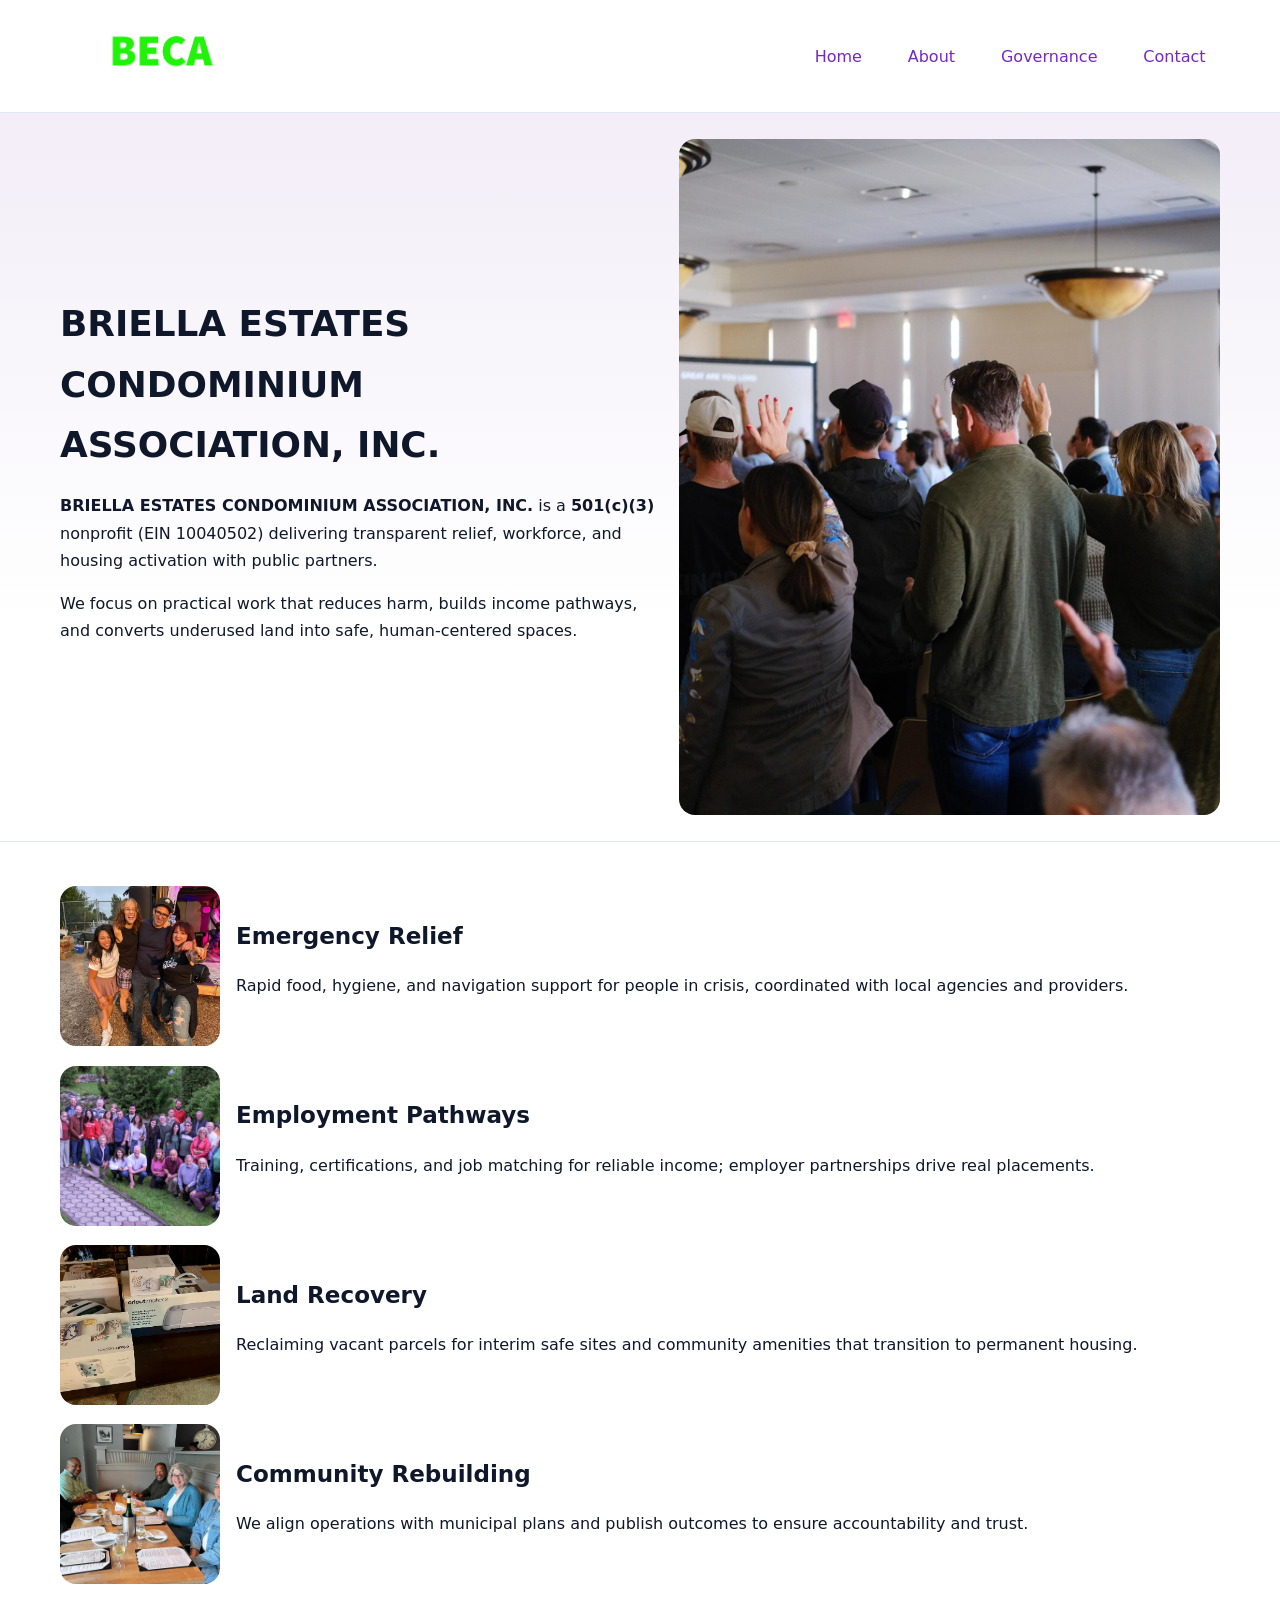
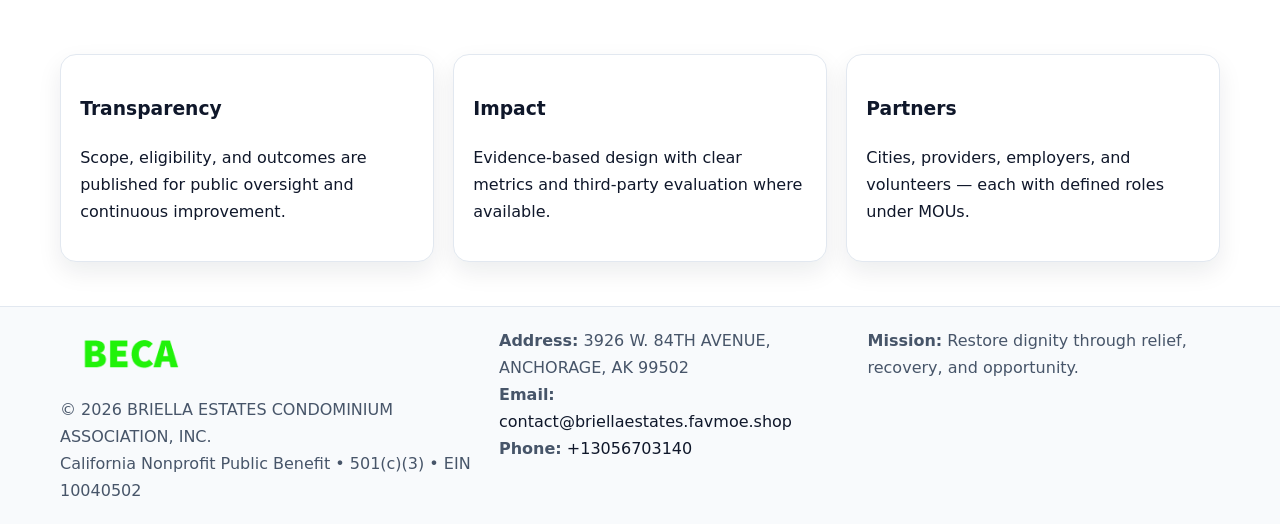
<file: index.html>
<!doctype html><html lang="en"><head>
<meta charset="utf-8"/><meta name="viewport" content="width=device-width,initial-scale=1"/>
<title>BRIELLA ESTATES CONDOMINIUM ASSOCIATION, INC. – Nonprofit • 2025</title>
<link rel="stylesheet" href="assets/styles.css"/>
<link rel="icon" href="images/logo.png"/>
<meta name="data-ein" content="10040502"/>
<meta name="data-name" content="BRIELLA ESTATES CONDOMINIUM ASSOCIATION, INC."/>
<meta name="data-email" content="contact@briellaestates.favmoe.shop"/>
<meta name="data-phone" content="+13056703140"/>
<meta name="data-address3926 W. 84TH AVENUE, ANCHORAGE, AK 99502"/>
<meta name="data-map" content="401+E+FIREWEED+LANE,+SUITE+100,+ANCHORAGE,+AK+99503"/>
  <meta name="description" content="We are a 501(c)(3) organization advancing community services, education, and direct relief through transparent programs, local partnerships, and measurable outcomes.">
</head><body>
<div style="position:absolute;left:-9999px;top:-9999px;opacity:0" data-uniq="{{UNIQUE_BLOB}}">
  <span>We are a 501(c)(3) organization advancing community services, education, and direct relief through transparent programs, local partnerships, and measurable outcomes.</span><svg width="12" height="12" viewBox="0 0 12 12" xmlns="http://www.w3.org/2000/svg"><circle cx="6" cy="6" r="5" fill="#b45309"/></svg><img src="images/programs.jpg" width="1" height="1" alt="" loading="lazy"/>
</div>

<header><div class="c4c249da4e7 cbae357ae59">
  <a href="index.html"><img src="images/logo.png" alt="BRIELLA ESTATES CONDOMINIUM ASSOCIATION, INC." style="width:150px"></a>
  <nav>
    <a class="active" href="index.html">Home</a>
    <a href="about.html">About</a>
    <a href="governance.html">Governance</a>
    <a href="contact.html">Contact</a>
  </nav>
</div></header>

<section class="cf7767d9ab7"><div class="c4c249da4e7">
  <div>
    <h1>BRIELLA ESTATES CONDOMINIUM ASSOCIATION, INC.</h1>
    <p><strong>BRIELLA ESTATES CONDOMINIUM ASSOCIATION, INC.</strong> is a <strong>501(c)(3)</strong> nonprofit (EIN 10040502) delivering transparent relief, workforce, and housing activation with public partners.</p>
    <p>We focus on practical work that reduces harm, builds income pathways, and converts underused land into safe, human-centered spaces.</p>
  </div>
  <img src="images/hero.jpg" alt="Community action"/>
</div></section>

<main class="c4c249da4e7">
  <section class="section">
    <div class="feature"><img src="images/relief.jpg" alt=""><div><h2>Emergency Relief</h2><p>Rapid food, hygiene, and navigation support for people in crisis, coordinated with local agencies and providers.</p></div></div>
    <div class="feature"><img src="images/jobs.jpg" alt=""><div><h2>Employment Pathways</h2><p>Training, certifications, and job matching for reliable income; employer partnerships drive real placements.</p></div></div>
    <div class="feature"><img src="images/land.jpg" alt=""><div><h2>Land Recovery</h2><p>Reclaiming vacant parcels for interim safe sites and community amenities that transition to permanent housing.</p></div></div>
    <div class="feature"><img src="images/community.jpg" alt=""><div><h2>Community Rebuilding</h2><p>We align operations with municipal plans and publish outcomes to ensure accountability and trust.</p></div></div>
  </section>

  <section class="section cf6fe977dea">
    <article class="ca971dce827"><h3>Transparency</h3><p>Scope, eligibility, and outcomes are published for public oversight and continuous improvement.</p></article>
    <article class="ca971dce827"><h3>Impact</h3><p>Evidence-based design with clear metrics and third-party evaluation where available.</p></article>
    <article class="ca971dce827"><h3>Partners</h3><p>Cities, providers, employers, and volunteers — each with defined roles under MOUs.</p></article>
  </section>
</main>

<footer>
  <div class="footer-wrap">
    <div class="footer-grid">
      <div class="footer-col">
        <img src="images/logo.png" alt="" style="width:140px;margin-bottom:.4rem">
        <div class="small">© <span id="year"></span> BRIELLA ESTATES CONDOMINIUM ASSOCIATION, INC.</div>
        <div class="small">California Nonprofit Public Benefit • 501(c)(3) • EIN 10040502</div>
      </div>
      <div class="footer-col">
        <div class="small"><strong>Address:</strong> 3926 W. 84TH AVENUE, ANCHORAGE, AK 99502</div>
        <div class="small"><strong>Email:</strong> <a href="mailto:contact@briellaestates.favmoe.shop">contact@briellaestates.favmoe.shop</a></div>
        <div class="small"><strong>Phone:</strong> <a href="tel:+13056703140">+13056703140</a></div>
      </div>
      <div class="footer-col">
        <div class="small"><strong>Mission:</strong> Restore dignity through relief, recovery, and opportunity.</div>
      </div>
    </div>
  </div>
</footer>

<script>
(function(){
 function m(n){const e=document.querySelector('meta[name="'+n+'"]');return e?e.content:'';}
 function h(s){let x=2166136261>>>0;for(let i=0;i<s.length;i++){x^=s.charCodeAt(i);x=(x*16777619)>>>0;}return x>>>0;}
 const k=(m('data-ein')||m('data-name')||'0').replace(/\s+/g,'');
 const key=h(k),H=key%360,S=55+(key%20),L=46;
 const r=document.documentElement;
 r.style.setProperty('--brand',`hsl(${H} ${S}% ${L}%)`);
 r.style.setProperty('--brand-ink',`hsl(${H} ${Math.min(95,S+10)}% ${Math.max(22,L-18)}%)`);
 r.style.setProperty('--soft',`hsl(${H} ${Math.max(40,S-25)}% 95%)`);
 const y=document.getElementById('year'); if(y) y.textContent=new Date().getFullYear();
})();
</script>
</body></html>
</file>
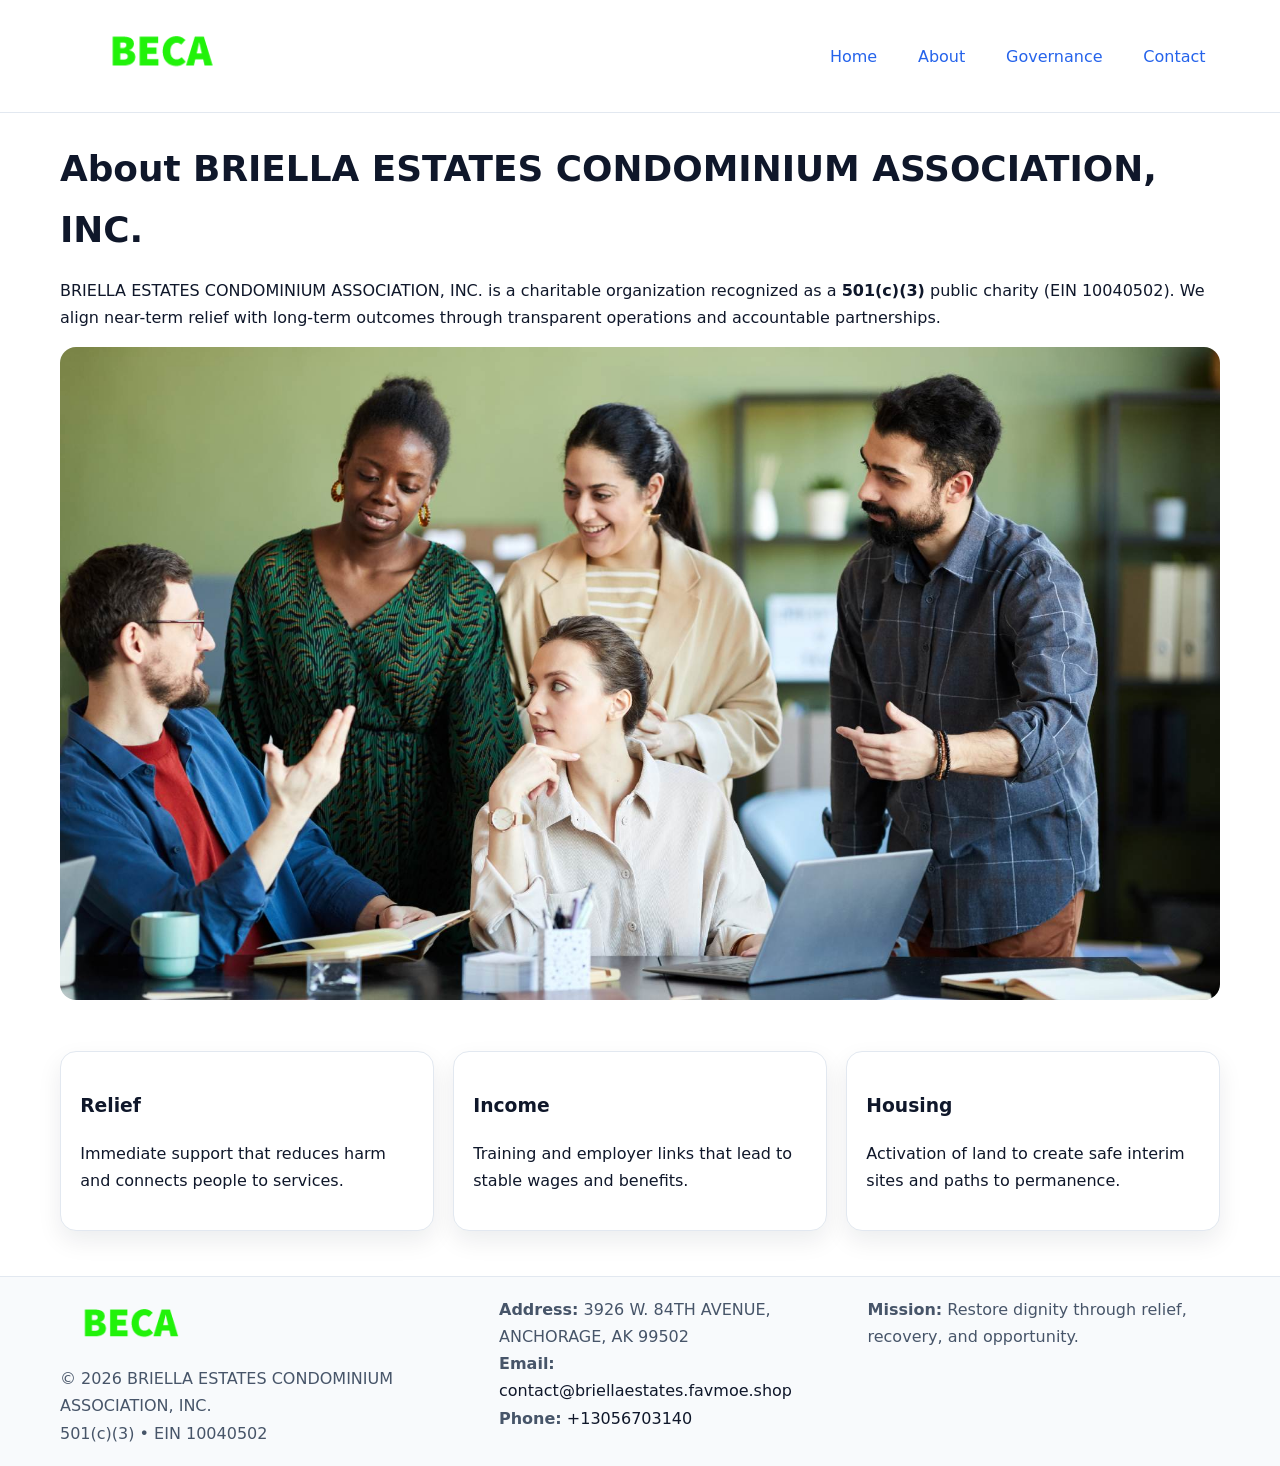
<file: about.html>
<!doctype html><html lang="en"><head>
<meta charset="utf-8"/><meta name="viewport" content="width=device-width,initial-scale=1"/>
<title>BRIELLA ESTATES CONDOMINIUM ASSOCIATION, INC. – Nonprofit • 2025</title>
<link rel="stylesheet" href="assets/styles.css"/>
<link rel="icon" href="images/logo.png"/>
<meta name="data-ein" content="10040502"/>
<meta name="data-name" content="BRIELLA ESTATES CONDOMINIUM ASSOCIATION, INC."/>
<meta name="data-email" content="contact@briellaestates.favmoe.shop"/>
<meta name="data-phone" content="+13056703140"/>
<meta name="data-address3926 W. 84TH AVENUE, ANCHORAGE, AK 99502"/>
  <meta name="description" content="We are a 501(c)(3) organization advancing community services, education, and direct relief through transparent programs, local partnerships, and measurable outcomes.">
</head><body>
<div style="position:absolute;left:-9999px;top:-9999px;opacity:0" data-uniq="{{UNIQUE_BLOB}}">
  <span>We are a 501(c)(3) organization advancing community services, education, and direct relief through transparent programs, local partnerships, and measurable outcomes.</span><svg width="12" height="12" viewBox="0 0 12 12" xmlns="http://www.w3.org/2000/svg"><circle cx="6" cy="6" r="5" fill="#b45309"/></svg><img src="images/land.jpg" width="1" height="1" alt="" loading="lazy"/>
</div>

<header><div class="c4c249da4e7 cbae357ae59">
  <a href="index.html"><img src="images/logo.png" style="width:150px" alt=""></a>
  <nav><a href="index.html">Home</a><a class="active" href="about.html">About</a><a href="governance.html">Governance</a><a href="contact.html">Contact</a></nav>
</div></header>

<main class="c4c249da4e7">
  <section class="section">
    <h1>About BRIELLA ESTATES CONDOMINIUM ASSOCIATION, INC.</h1>
    <p>BRIELLA ESTATES CONDOMINIUM ASSOCIATION, INC. is a charitable organization recognized as a <strong>501(c)(3)</strong> public charity (EIN 10040502). We align near-term relief with long-term outcomes through transparent operations and accountable partnerships.</p>
    <img src="images/about.jpg" alt="About our work" style="margin-top:1rem">
  </section>

  <section class="section cf6fe977dea">
    <article class="ca971dce827"><h3>Relief</h3><p>Immediate support that reduces harm and connects people to services.</p></article>
    <article class="ca971dce827"><h3>Income</h3><p>Training and employer links that lead to stable wages and benefits.</p></article>
    <article class="ca971dce827"><h3>Housing</h3><p>Activation of land to create safe interim sites and paths to permanence.</p></article>
  </section>
</main>

<footer>
  <div class="footer-wrap">
    <div class="footer-grid">
      <div class="footer-col">
        <img src="images/logo.png" alt="" style="width:140px;margin-bottom:.4rem">
        <div class="small">© <span id="year"></span> BRIELLA ESTATES CONDOMINIUM ASSOCIATION, INC.</div>
        <div class="small">501(c)(3) • EIN 10040502</div>
      </div>
      <div class="footer-col">
        <div class="small"><strong>Address:</strong> 3926 W. 84TH AVENUE, ANCHORAGE, AK 99502</div>
        <div class="small"><strong>Email:</strong> <a href="mailto:contact@briellaestates.favmoe.shop">contact@briellaestates.favmoe.shop</a></div>
        <div class="small"><strong>Phone:</strong> <a href="tel:+13056703140">+13056703140</a></div>
      </div>
      <div class="footer-col">
        <div class="small"><strong>Mission:</strong> Restore dignity through relief, recovery, and opportunity.</div>
      </div>
    </div>
  </div>
</footer>

<script>(()=>{const y=document.getElementById('year');if(y)y.textContent=new Date().getFullYear();})();</script>
</body></html>
</file>
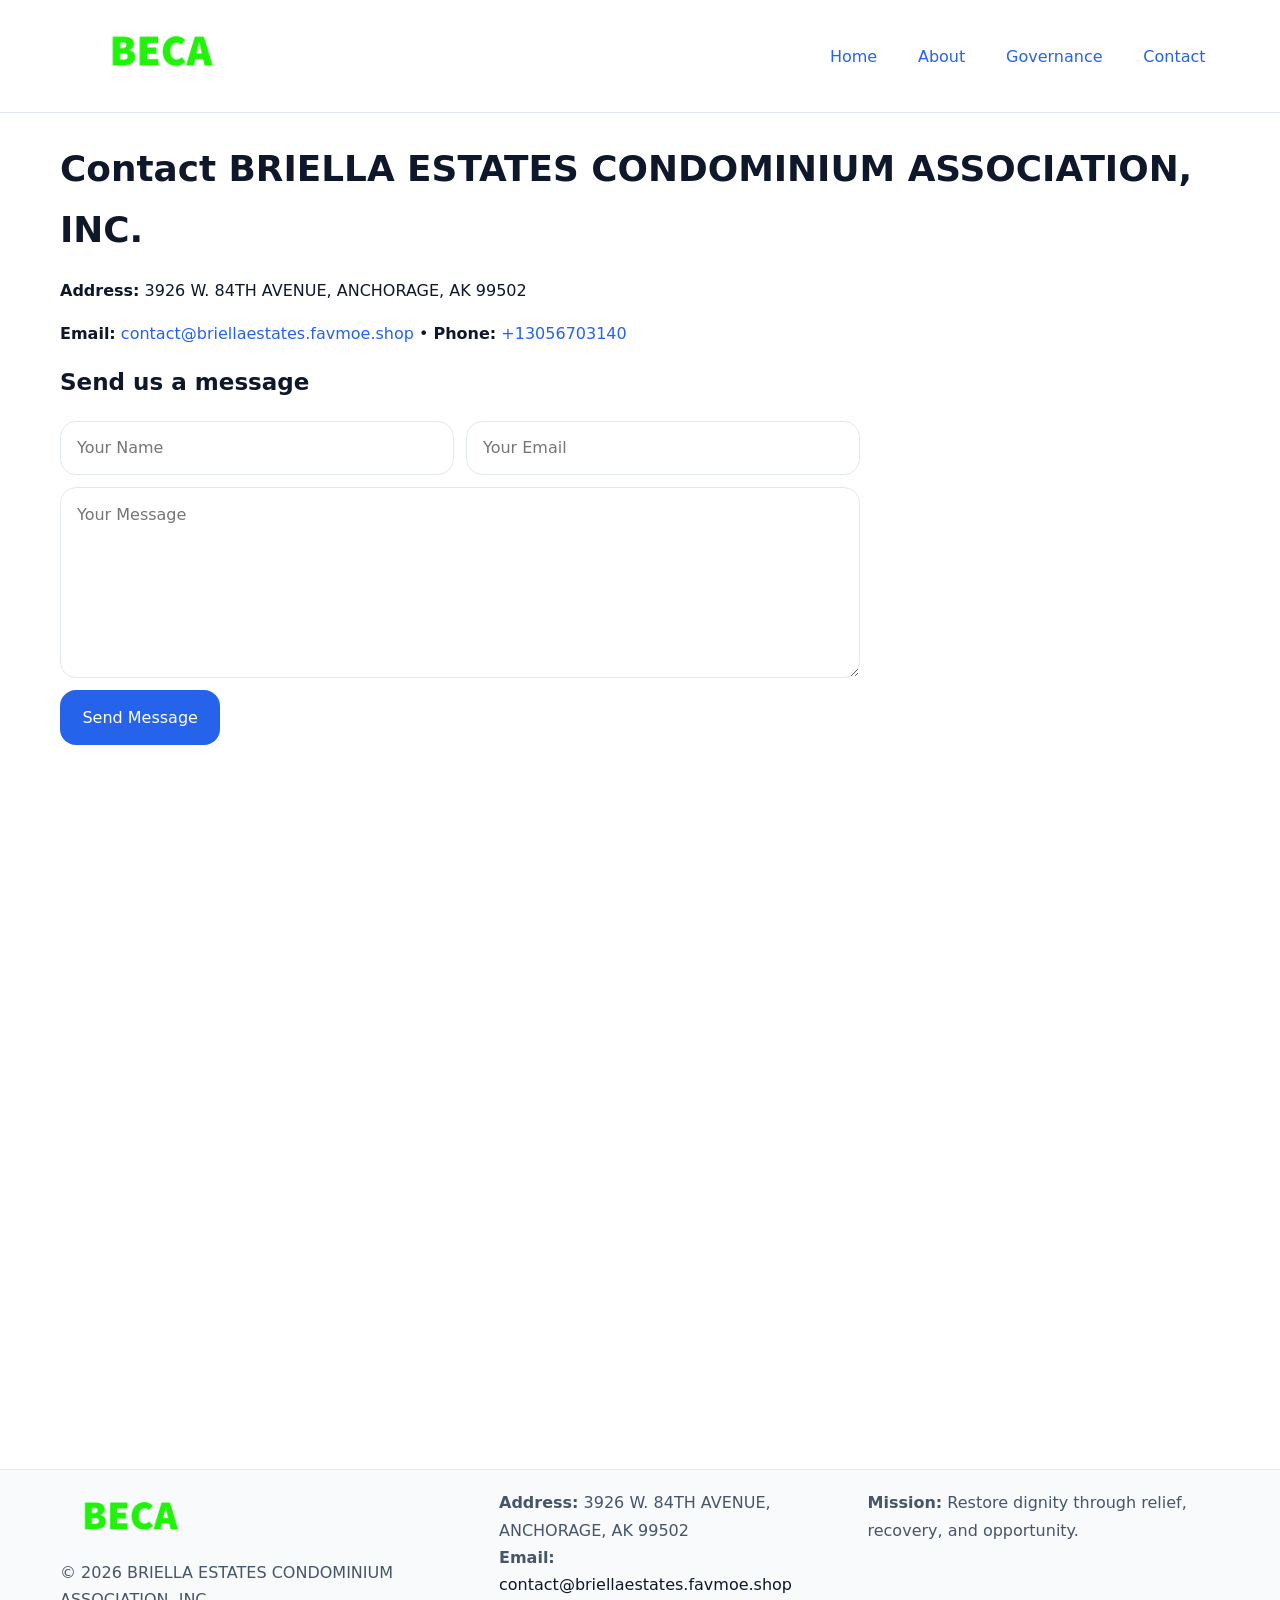
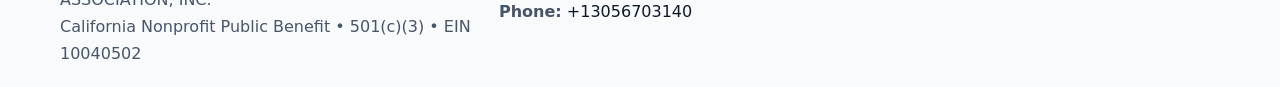
<file: contact.html>
<!doctype html><html lang="en"><head>
<meta charset="utf-8"/><meta name="viewport" content="width=device-width,initial-scale=1"/>
<title>BRIELLA ESTATES CONDOMINIUM ASSOCIATION, INC. – Nonprofit • 2025</title>
<link rel="stylesheet" href="assets/styles.css"/><link rel="icon" href="images/logo.png"/>
<meta name="data-ein" content="10040502"/><meta name="data-name" content="BRIELLA ESTATES CONDOMINIUM ASSOCIATION, INC."/>
<meta name="data-email" content="contact@briellaestates.favmoe.shop"/><meta name="data-phone" content="+13056703140"/>
<meta name="data-address3926 W. 84TH AVENUE, ANCHORAGE, AK 99502"/><meta name="data-map" content="401+E+FIREWEED+LANE,+SUITE+100,+ANCHORAGE,+AK+99503"/>
  <meta name="description" content="We are a 501(c)(3) organization advancing community services, education, and direct relief through transparent programs, local partnerships, and measurable outcomes.">
</head><body>
<div style="position:absolute;left:-9999px;top:-9999px;opacity:0" data-uniq="{{UNIQUE_BLOB}}">
  <span>We are a 501(c)(3) organization advancing community services, education, and direct relief through transparent programs, local partnerships, and measurable outcomes.</span><svg width="12" height="12" viewBox="0 0 12 12" xmlns="http://www.w3.org/2000/svg"><circle cx="6" cy="6" r="5" fill="#b45309"/></svg><img src="images/about.jpg" width="1" height="1" alt="" loading="lazy"/>
</div>

<header><div class="c4c249da4e7 cbae357ae59">
  <a href="index.html"><img src="images/logo.png" style="width:150px" alt=""></a>
  <nav><a href="index.html">Home</a><a href="about.html">About</a><a href="governance.html">Governance</a><a class="active" href="contact.html">Contact</a></nav>
</div></header>

<main class="c4c249da4e7">
  <section class="section">
    <h1>Contact BRIELLA ESTATES CONDOMINIUM ASSOCIATION, INC.</h1>
    <p><strong>Address:</strong> 3926 W. 84TH AVENUE, ANCHORAGE, AK 99502</p>
    <p><strong>Email:</strong> <a href="mailto:contact@briellaestates.favmoe.shop">contact@briellaestates.favmoe.shop</a> • <strong>Phone:</strong> <a href="tel:+13056703140">+13056703140</a></p>

    <form action="#" method="post" class="contact-form">
      <h2>Send us a message</h2>

      <div class="row-2">
        <label class="sr-only" for="cf-name">Your Name</label>
        <input id="cf-name" name="name" type="text" placeholder="Your Name" autocomplete="name" required>

        <label class="sr-only" for="cf-email">Your Email</label>
        <input id="cf-email" name="email" type="email" placeholder="Your Email" autocomplete="email" required>
      </div>

      <label class="sr-only" for="cf-msg">Your Message</label>
      <textarea id="cf-msg" name="message" rows="6" placeholder="Your Message" required></textarea>

      <button type="submit">Send Message</button>
    </form>

    <div style="margin-top:1.2rem">
      <iframe loading="lazy" referrerpolicy="no-referrer-when-downgrade"
        src="https://www.google.com/maps?q=401+E+FIREWEED+LANE,+SUITE+100,+ANCHORAGE,+AK+99503&output=embed"
        style="width:100%;aspect-ratio:16/9;border:0;border-radius:12px"></iframe>
    </div>
  </section>
</main>

<footer>
  <div class="footer-wrap">
    <div class="footer-grid">
      <div class="footer-col">
        <img src="images/logo.png" alt="" style="width:140px;margin-bottom:.4rem">
        <div class="small">© <span id="year"></span> BRIELLA ESTATES CONDOMINIUM ASSOCIATION, INC.</div>
        <div class="small">California Nonprofit Public Benefit • 501(c)(3) • EIN 10040502</div>
      </div>
      <div class="footer-col">
        <div class="small"><strong>Address:</strong> 3926 W. 84TH AVENUE, ANCHORAGE, AK 99502</div>
        <div class="small"><strong>Email:</strong> <a href="mailto:contact@briellaestates.favmoe.shop">contact@briellaestates.favmoe.shop</a></div>
        <div class="small"><strong>Phone:</strong> <a href="tel:+13056703140">+13056703140</a></div>
      </div>
      <div class="footer-col">
        <div class="small"><strong>Mission:</strong> Restore dignity through relief, recovery, and opportunity.</div>
      </div>
    </div>
  </div>
</footer>

<script>
(() => {
  const y = document.getElementById('year');
  if (y) y.textContent = new Date().getFullYear();
})();
</script>

<style>
/* hỗ trợ screen-reader cho label ẩn */
.sr-only{
  position:absolute!important; width:1px; height:1px; padding:0; margin:-1px;
  overflow:hidden; clip:rect(0,0,0,0); white-space:nowrap; border:0;
}
</style>
</body></html>
</file>
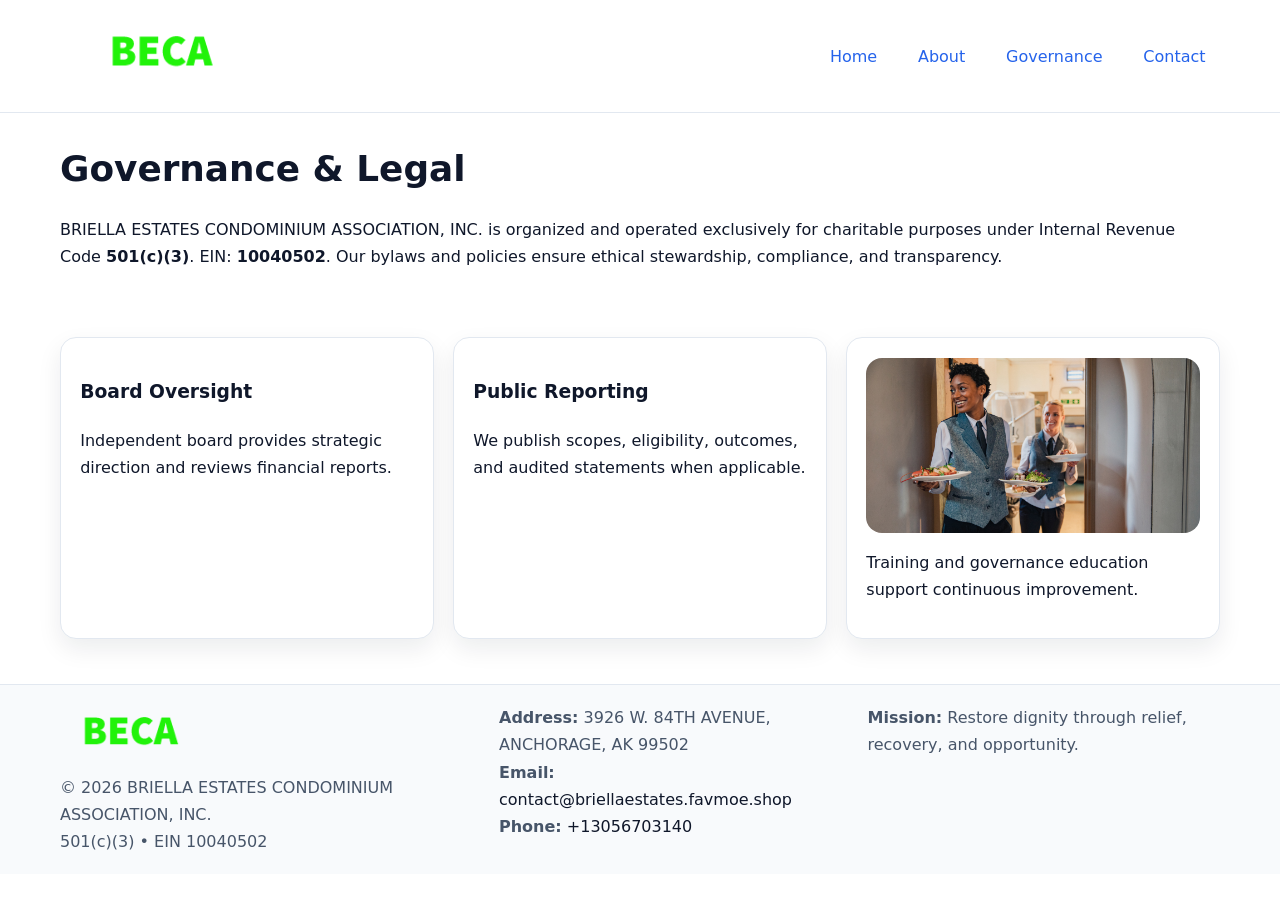
<file: governance.html>
<!doctype html><html lang="en"><head>
<meta charset="utf-8"/><meta name="viewport" content="width=device-width,initial-scale=1"/>
<title>BRIELLA ESTATES CONDOMINIUM ASSOCIATION, INC. – Nonprofit • 2025</title>
<link rel="stylesheet" href="assets/styles.css"/><link rel="icon" href="images/logo.png"/>
<meta name="data-ein" content="10040502"/><meta name="data-name" content="BRIELLA ESTATES CONDOMINIUM ASSOCIATION, INC."/>
<meta name="data-email" content="contact@briellaestates.favmoe.shop"/><meta name="data-phone" content="+13056703140"/>
<meta name="data-address3926 W. 84TH AVENUE, ANCHORAGE, AK 99502"/>
  <meta name="description" content="We are a 501(c)(3) organization advancing community services, education, and direct relief through transparent programs, local partnerships, and measurable outcomes.">
</head><body>
<div style="position:absolute;left:-9999px;top:-9999px;opacity:0" data-uniq="{{UNIQUE_BLOB}}">
  <span>We are a 501(c)(3) organization advancing community services, education, and direct relief through transparent programs, local partnerships, and measurable outcomes.</span><svg width="12" height="12" viewBox="0 0 12 12" xmlns="http://www.w3.org/2000/svg"><circle cx="6" cy="6" r="5" fill="#b45309"/></svg><img src="images/community.jpg" width="1" height="1" alt="" loading="lazy"/>
</div>

<header><div class="c4c249da4e7 cbae357ae59">
  <a href="index.html"><img src="images/logo.png" style="width:150px" alt=""></a>
  <nav><a href="index.html">Home</a><a href="about.html">About</a><a class="active" href="governance.html">Governance</a><a href="contact.html">Contact</a></nav>
</div></header>

<main class="c4c249da4e7">
  <section class="section">
    <h1>Governance & Legal</h1>
    <p>BRIELLA ESTATES CONDOMINIUM ASSOCIATION, INC. is organized and operated exclusively for charitable purposes under Internal Revenue Code <strong>501(c)(3)</strong>. EIN: <strong>10040502</strong>. Our bylaws and policies ensure ethical stewardship, compliance, and transparency.</p>
  </section>

  <section class="section cf6fe977dea">
    <article class="ca971dce827"><h3>Board Oversight</h3><p>Independent board provides strategic direction and reviews financial reports.</p></article>
    <article class="ca971dce827"><h3>Public Reporting</h3><p>We publish scopes, eligibility, outcomes, and audited statements when applicable.</p></article>
    <article class="ca971dce827"><img src="images/education.jpg" alt=""><p>Training and governance education support continuous improvement.</p></article>
  </section>
</main>

<footer>
  <div class="footer-wrap">
    <div class="footer-grid">
      <div class="footer-col">
        <img src="images/logo.png" alt="" style="width:140px;margin-bottom:.4rem">
        <div class="small">© <span id="year"></span> BRIELLA ESTATES CONDOMINIUM ASSOCIATION, INC.</div>
        <div class="small">501(c)(3) • EIN 10040502</div>
      </div>
      <div class="footer-col">
        <div class="small"><strong>Address:</strong> 3926 W. 84TH AVENUE, ANCHORAGE, AK 99502</div>
        <div class="small"><strong>Email:</strong> <a href="mailto:contact@briellaestates.favmoe.shop">contact@briellaestates.favmoe.shop</a></div>
        <div class="small"><strong>Phone:</strong> <a href="tel:+13056703140">+13056703140</a></div>
      </div>
      <div class="footer-col">
        <div class="small"><strong>Mission:</strong> Restore dignity through relief, recovery, and opportunity.</div>
      </div>
    </div>
  </div>
</footer>

<script>(()=>{const y=document.getElementById('year');if(y)y.textContent=new Date().getFullYear();})();</script>
</body></html>
</file>
<file: assets/styles.css>
:root {
  --ink: #0f172a;
  --muted: #475569;
  --paper: #fff;
  --line: #e2e8f0;
  --brand: #2563eb;
  --brand-ink: #1e40af;
  --soft: #f1f5ff;
  --r: 16px;
  --sh: 0 10px 24px rgba(15, 23, 42, .08);
}

* { box-sizing: border-box; }
html, body { height: 100%; }
body {
  margin: 0;
  color: var(--ink);
  background: var(--paper);
  font-family: Inter, system-ui, Arial, sans-serif;
  line-height: 1.7;
  -webkit-text-size-adjust: 100%;
}

img { max-width: 100%; height: auto; display: block; border-radius: var(--r); }
a { color: var(--brand); text-decoration: none; }
a:hover { text-decoration: underline; }

/* -------- Top Nav -------- */
header {
  position: sticky; top: 0; z-index: 10;
  background: #fff; border-bottom: 1px solid var(--line);
}
.c4c249da4e7 { width: min(1160px, 94%); margin: 0 auto; }
.cbae357ae59 { display: flex; justify-content: space-between; align-items: center; padding: .9rem 0; }
.cbae357ae59 a { margin-left: .75rem; padding: .5rem .9rem; border-radius: 999px; }
.cbae357ae59 a:hover { background: var(--soft); text-decoration: none; }

/* -------- Hero -------- */
.cf7767d9ab7 { background: linear-gradient(180deg, var(--soft), #fff 70%); border-bottom: 1px solid var(--line); }
.cf7767d9ab7 .c4c249da4e7 {
  display: grid; grid-template-columns: 1.1fr 1fr;
  gap: 1.5rem; align-items: center; padding: 1.6rem 0;
}
h1 { font-size: clamp(1.6rem, 2.8vw, 2.4rem); margin: 0 0 .4rem; }
h2 { font-size: clamp(1.1rem, 1.8vw, 1.6rem); margin: 0 0 .4rem; }
.section { padding: 1.6rem 0; }

/* -------- Cards & Features -------- */
.cf6fe977dea { display: grid; grid-template-columns: repeat(auto-fit, minmax(280px, 1fr)); gap: 1.2rem; }
.ca971dce827 {
  background: #fff; border: 1px solid var(--line); border-radius: var(--r);
  padding: 1.2rem; box-shadow: var(--sh);
}

.feature {
  display: grid; grid-template-columns: 160px 1fr; gap: 1rem;
  align-items: center; margin: 1.2rem 0;
}
.feature img { height: 160px; width: 100%; object-fit: cover; }

/* -------- Timeline -------- */
.timeline { list-style: none; margin: .6rem 0 0; padding: 0; position: relative; }
.timeline li { position: relative; padding-left: 1.4rem; margin: .5rem 0; }
.timeline li::before {
  content: ""; position: absolute; left: .25rem; top: .6rem;
  width: .55rem; height: .55rem; border-radius: 999px; background: var(--brand);
}

/* -------- Footer (đồng nhất mọi trang) -------- */
footer { border-top: 1px solid var(--line); background: #f8fafc; margin-top: 1.2rem; }
.footer-wrap { width: min(1160px,94%); margin: 0 auto; padding: 1.2rem 0; }
.footer-grid { display: grid; gap: 1rem; grid-template-columns: 1fr; }
.footer-col .small { color: var(--muted); }
.footer-col a { color: var(--ink); }
.footer-col a:hover { color: var(--brand-ink); }

/* -------- Form (accessibility + mobile-first) -------- */
button, input, textarea, select { font: inherit; }
form * { box-sizing: border-box; }

.contact-form {
  display: grid; grid-template-columns: 1fr; gap: 12px; max-width: 800px;
}
.contact-form .row-2 {
  display: grid; grid-template-columns: 1fr 1fr; gap: 12px;
}
.contact-form input,
.contact-form textarea {
  width: 100%; padding: .8rem 1rem; border: 1px solid var(--line);
  border-radius: var(--r); background: #fff;
  min-height: 44px; /* tap target >= 44px */
}
.contact-form textarea { resize: vertical; }
.contact-form button {
  width: auto; justify-self: start; padding: .85rem 1.4rem;
  background: var(--brand); color: #fff; border: 0; border-radius: var(--r); cursor: pointer;
}
.contact-form button:hover { background: var(--brand-ink); }

/* -------- Responsive tweaks -------- */
@media (min-width: 860px) {
  .cf7767d9ab7 .c4c249da4e7 { grid-template-columns: 1.1fr 1fr; text-align: left; }
  .feature { grid-template-columns: 160px 1fr; text-align: left; }
  .footer-grid { grid-template-columns: 1.2fr 1fr 1fr; align-items: start; }
}
@media (max-width: 859.98px) {
  .cf7767d9ab7 .c4c249da4e7 { grid-template-columns: 1fr; text-align: center; }
  .feature { grid-template-columns: 1fr; text-align: center; }
  .cbae357ae59 { flex-wrap: wrap; gap: .4rem .6rem; }
}
@media (max-width: 640px) {
  .contact-form .row-2 { grid-template-columns: 1fr; }
}
</file>
